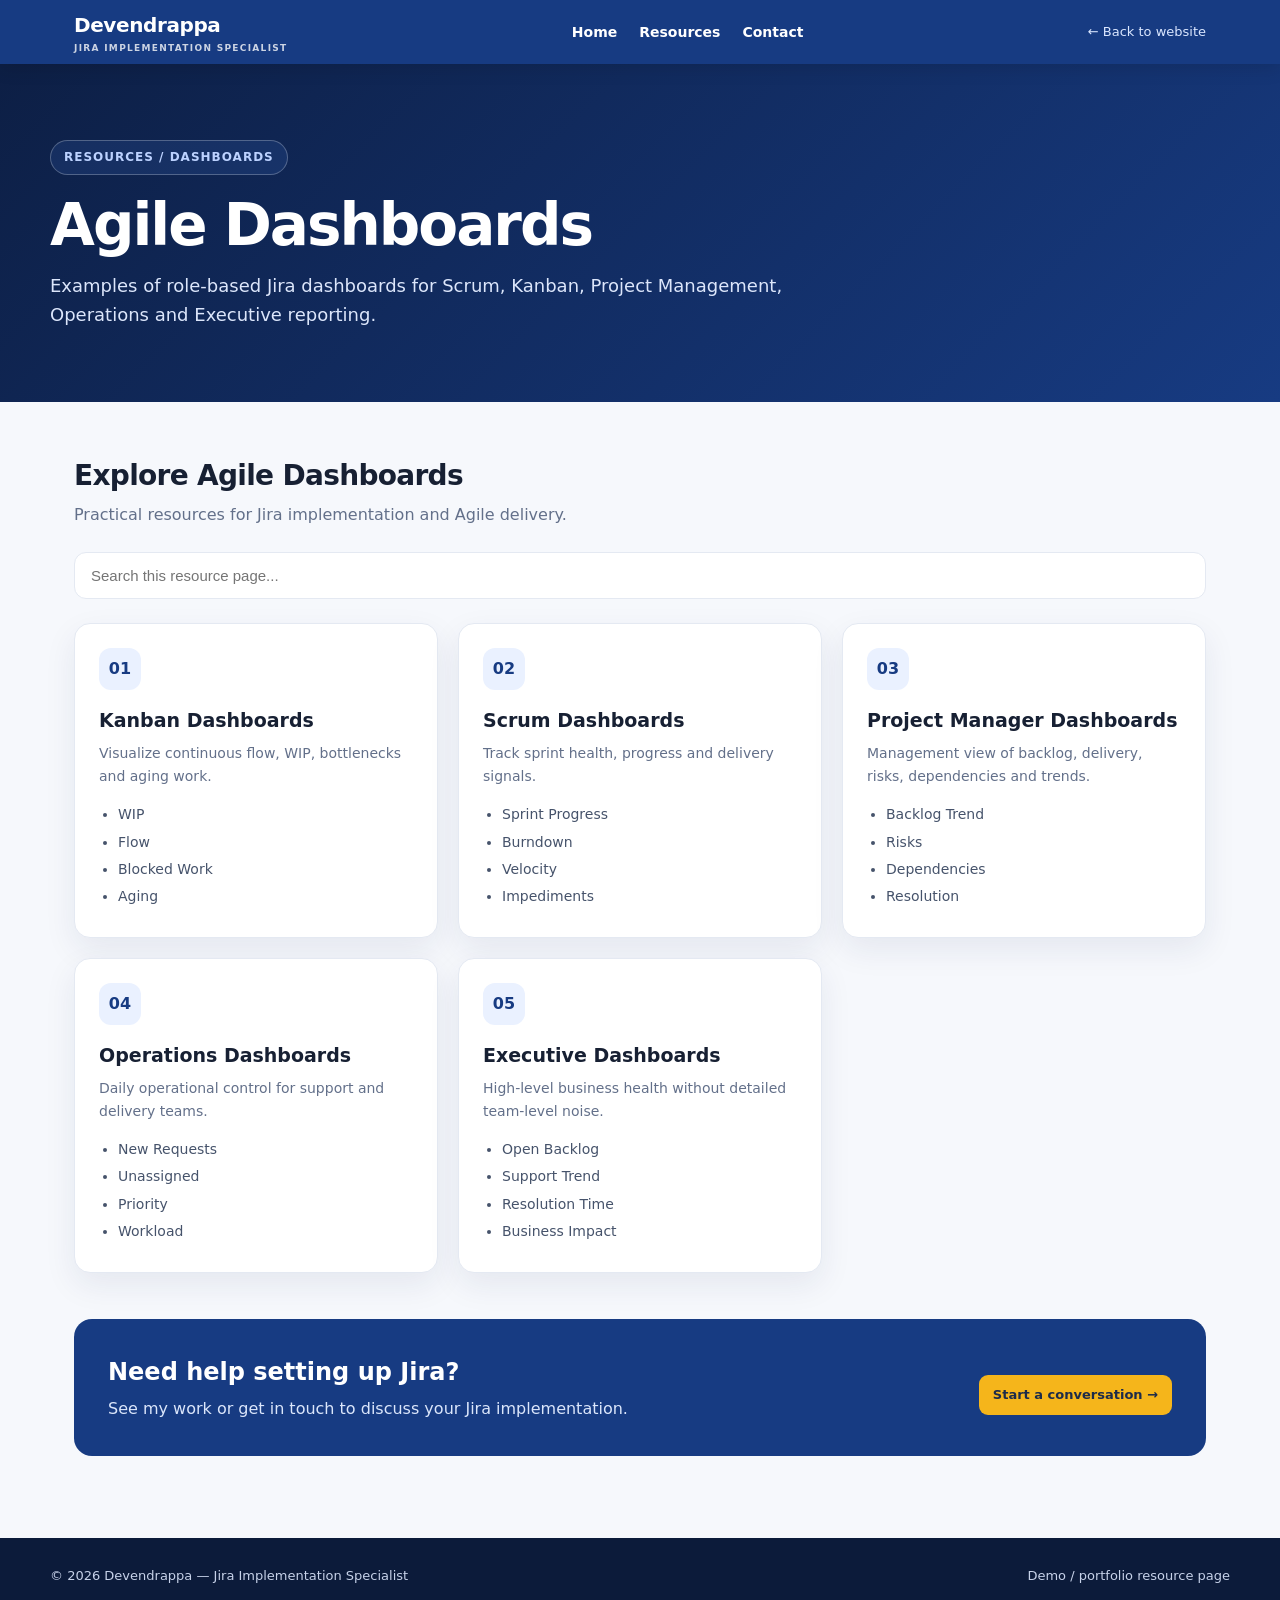
<file: resources/agile-dashboards.html>
<!doctype html>
<html lang="en">
<head>
<meta charset="utf-8">
<meta name="viewport" content="width=device-width,initial-scale=1">
<title>Agile Dashboards | Devendrappa</title>
<meta name="description" content="Examples of role-based Jira dashboards for Scrum, Kanban, Project Management, Operations and Executive reporting.">
<link rel="stylesheet" href="assets/resources.css">
</head>
<body>

<header class="site-header">
  <nav class="nav">
    <a class="brand" href="../index.html">Devendrappa<small>JIRA IMPLEMENTATION SPECIALIST</small></a>
    <div class="nav-links">
      <a href="../index.html">Home</a>
      <a href="../index.html#resources">Resources</a>
      <a href="../index.html#contact">Contact</a>
    </div>
    <a class="back" href="../index.html">← Back to website</a>
  </nav>
</header>

<section class="hero"><div class="hero-inner">
<span class="kicker">Resources / Dashboards</span>
<h1>Agile Dashboards</h1>
<p>Examples of role-based Jira dashboards for Scrum, Kanban, Project Management, Operations and Executive reporting.</p>
</div></section>
<main class="container">
<div class="section-head"><div><h2>Explore Agile Dashboards</h2><p>Practical resources for Jira implementation and Agile delivery.</p></div></div>
<input class="search" data-search placeholder="Search this resource page..."><div class="grid"><article class="card" data-searchable><div class="icon">01</div><h3>Kanban Dashboards</h3><p>Visualize continuous flow, WIP, bottlenecks and aging work.</p><ul><li>WIP</li><li>Flow</li><li>Blocked Work</li><li>Aging</li></ul></article><article class="card" data-searchable><div class="icon">02</div><h3>Scrum Dashboards</h3><p>Track sprint health, progress and delivery signals.</p><ul><li>Sprint Progress</li><li>Burndown</li><li>Velocity</li><li>Impediments</li></ul></article><article class="card" data-searchable><div class="icon">03</div><h3>Project Manager Dashboards</h3><p>Management view of backlog, delivery, risks, dependencies and trends.</p><ul><li>Backlog Trend</li><li>Risks</li><li>Dependencies</li><li>Resolution</li></ul></article><article class="card" data-searchable><div class="icon">04</div><h3>Operations Dashboards</h3><p>Daily operational control for support and delivery teams.</p><ul><li>New Requests</li><li>Unassigned</li><li>Priority</li><li>Workload</li></ul></article><article class="card" data-searchable><div class="icon">05</div><h3>Executive Dashboards</h3><p>High-level business health without detailed team-level noise.</p><ul><li>Open Backlog</li><li>Support Trend</li><li>Resolution Time</li><li>Business Impact</li></ul></article></div>
<div class="cta"><div><h2 style="margin:0">Need help setting up Jira?</h2><p>See my work or get in touch to discuss your Jira implementation.</p></div><a class="btn" href="../index.html#contact">Start a conversation →</a></div>
</main>

<footer><div class="footer-inner">
  <div>© 2026 Devendrappa — Jira Implementation Specialist</div>
  <div>Demo / portfolio resource page</div>
</div></footer>

<script src="assets/resources.js"></script>
<script data-jsd-embedded data-key="44a8ebc1-0012-465c-b2c7-edc29447e795" data-base-url="https://jsd-widget.atlassian.com" src="https://jsd-widget.atlassian.com/assets/embed.js"></script>
</body></html>
</file>
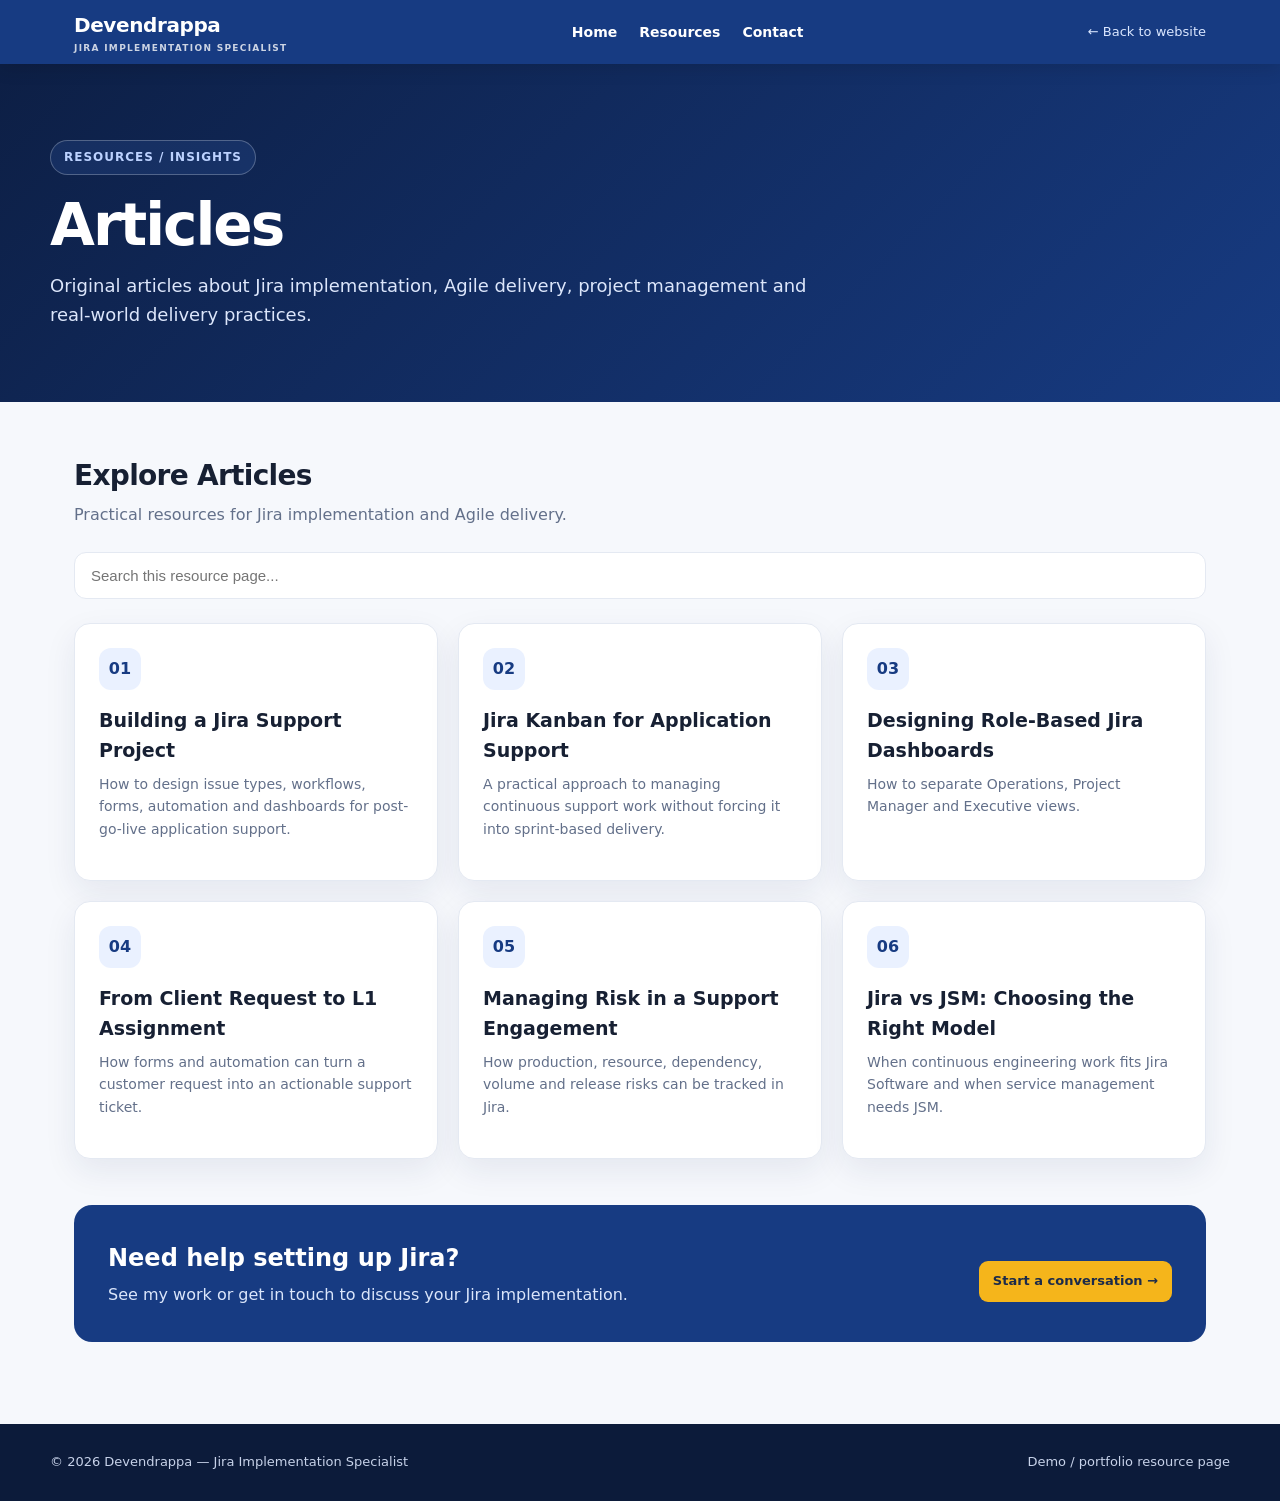
<file: resources/articles.html>
<!doctype html>
<html lang="en">
<head>
<meta charset="utf-8">
<meta name="viewport" content="width=device-width,initial-scale=1">
<title>Articles | Devendrappa</title>
<meta name="description" content="Original articles about Jira implementation, Agile delivery, project management and real-world delivery practices.">
<link rel="stylesheet" href="assets/resources.css">
</head>
<body>

<header class="site-header">
  <nav class="nav">
    <a class="brand" href="../index.html">Devendrappa<small>JIRA IMPLEMENTATION SPECIALIST</small></a>
    <div class="nav-links">
      <a href="../index.html">Home</a>
      <a href="../index.html#resources">Resources</a>
      <a href="../index.html#contact">Contact</a>
    </div>
    <a class="back" href="../index.html">← Back to website</a>
  </nav>
</header>

<section class="hero"><div class="hero-inner">
<span class="kicker">Resources / Insights</span>
<h1>Articles</h1>
<p>Original articles about Jira implementation, Agile delivery, project management and real-world delivery practices.</p>
</div></section>
<main class="container">
<div class="section-head"><div><h2>Explore Articles</h2><p>Practical resources for Jira implementation and Agile delivery.</p></div></div>
<input class="search" data-search placeholder="Search this resource page..."><div class="grid"><article class="card" data-searchable><div class="icon">01</div><h3>Building a Jira Support Project</h3><p>How to design issue types, workflows, forms, automation and dashboards for post-go-live application support.</p></article><article class="card" data-searchable><div class="icon">02</div><h3>Jira Kanban for Application Support</h3><p>A practical approach to managing continuous support work without forcing it into sprint-based delivery.</p></article><article class="card" data-searchable><div class="icon">03</div><h3>Designing Role-Based Jira Dashboards</h3><p>How to separate Operations, Project Manager and Executive views.</p></article><article class="card" data-searchable><div class="icon">04</div><h3>From Client Request to L1 Assignment</h3><p>How forms and automation can turn a customer request into an actionable support ticket.</p></article><article class="card" data-searchable><div class="icon">05</div><h3>Managing Risk in a Support Engagement</h3><p>How production, resource, dependency, volume and release risks can be tracked in Jira.</p></article><article class="card" data-searchable><div class="icon">06</div><h3>Jira vs JSM: Choosing the Right Model</h3><p>When continuous engineering work fits Jira Software and when service management needs JSM.</p></article></div>
<div class="cta"><div><h2 style="margin:0">Need help setting up Jira?</h2><p>See my work or get in touch to discuss your Jira implementation.</p></div><a class="btn" href="../index.html#contact">Start a conversation →</a></div>
</main>

<footer><div class="footer-inner">
  <div>© 2026 Devendrappa — Jira Implementation Specialist</div>
  <div>Demo / portfolio resource page</div>
</div></footer>

<script src="assets/resources.js"></script>
<script data-jsd-embedded data-key="44a8ebc1-0012-465c-b2c7-edc29447e795" data-base-url="https://jsd-widget.atlassian.com" src="https://jsd-widget.atlassian.com/assets/embed.js"></script>
</body></html>
</file>
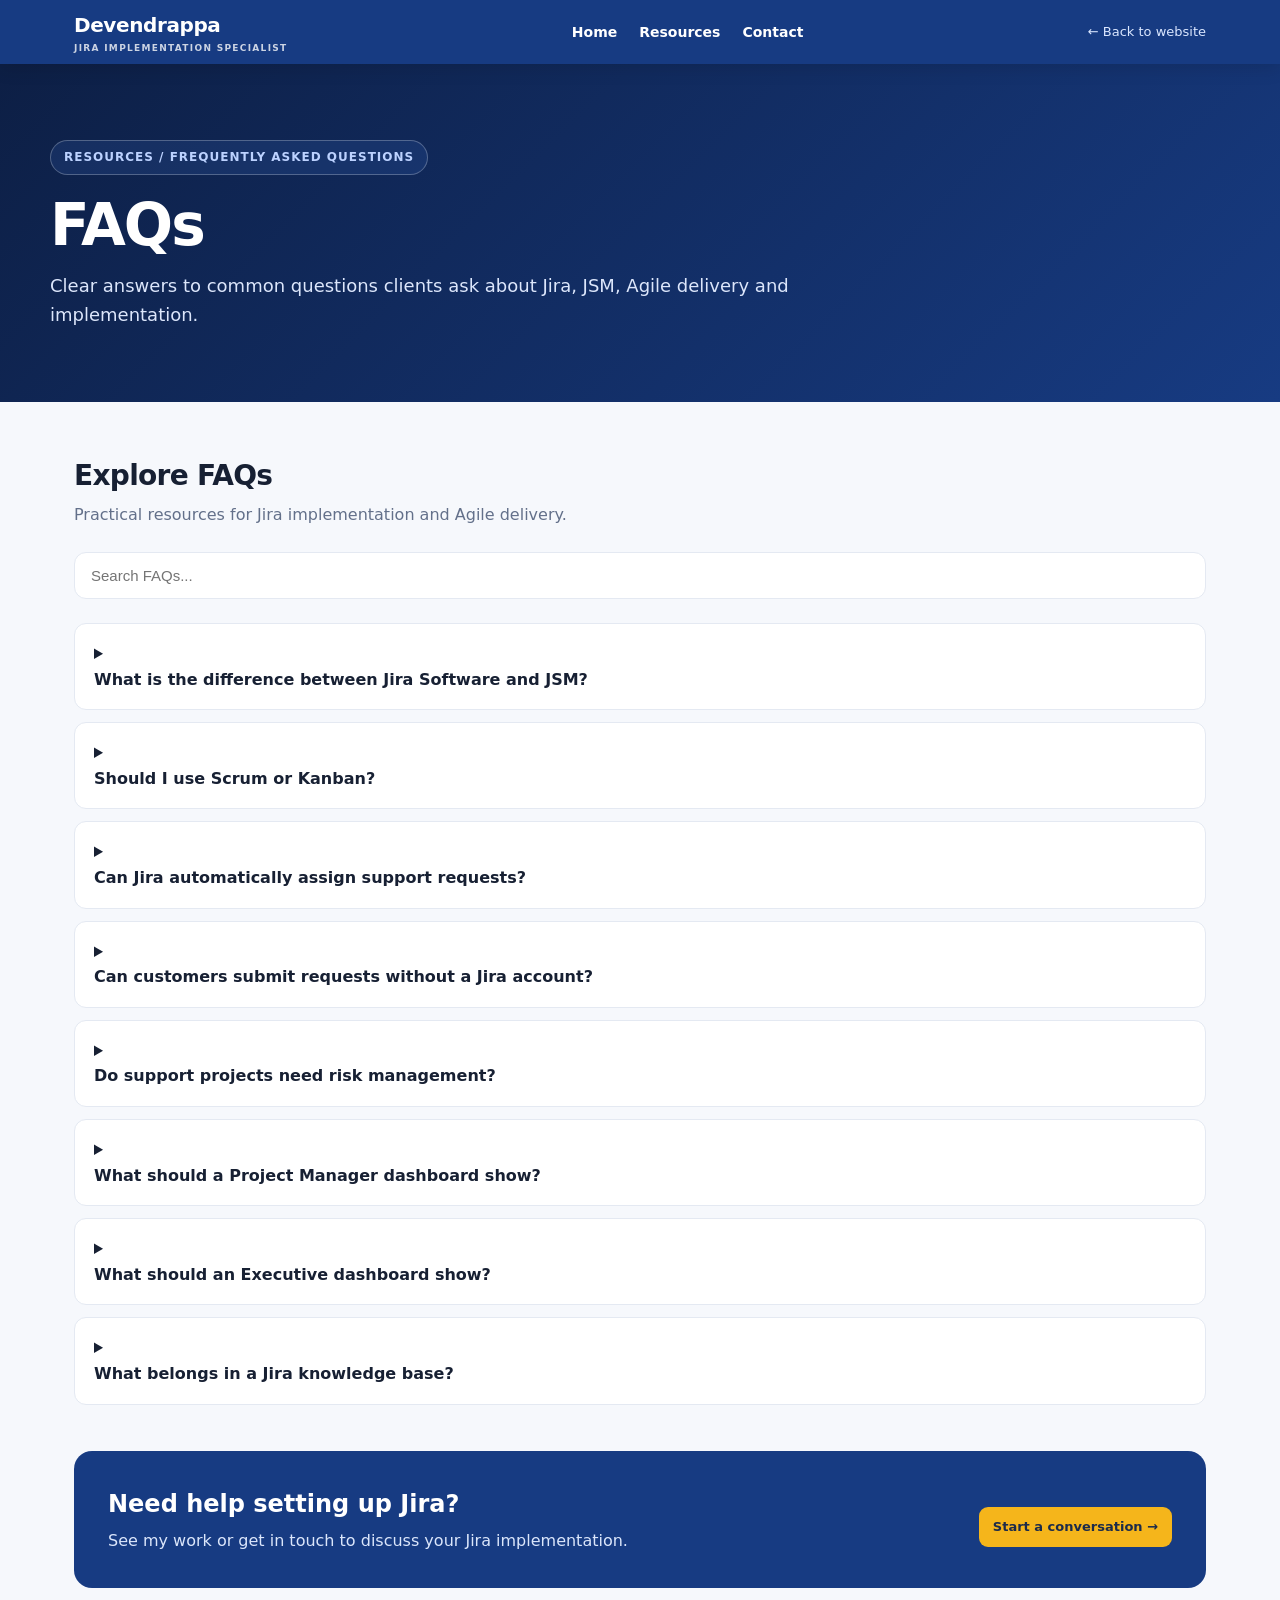
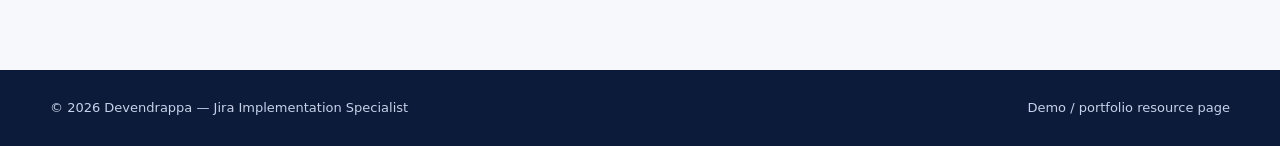
<file: resources/faqs.html>
<!doctype html>
<html lang="en">
<head>
<meta charset="utf-8">
<meta name="viewport" content="width=device-width,initial-scale=1">
<title>FAQs | Devendrappa</title>
<meta name="description" content="Clear answers to common questions clients ask about Jira, JSM, Agile delivery and implementation.">
<link rel="stylesheet" href="assets/resources.css">
</head>
<body>

<header class="site-header">
  <nav class="nav">
    <a class="brand" href="../index.html">Devendrappa<small>JIRA IMPLEMENTATION SPECIALIST</small></a>
    <div class="nav-links">
      <a href="../index.html">Home</a>
      <a href="../index.html#resources">Resources</a>
      <a href="../index.html#contact">Contact</a>
    </div>
    <a class="back" href="../index.html">← Back to website</a>
  </nav>
</header>

<section class="hero"><div class="hero-inner">
<span class="kicker">Resources / Frequently Asked Questions</span>
<h1>FAQs</h1>
<p>Clear answers to common questions clients ask about Jira, JSM, Agile delivery and implementation.</p>
</div></section>
<main class="container">
<div class="section-head"><div><h2>Explore FAQs</h2><p>Practical resources for Jira implementation and Agile delivery.</p></div></div>
<input class="search" data-search placeholder="Search FAQs..."><div class="resource-list"><details class="resource" data-searchable><summary><strong>What is the difference between Jira Software and JSM?</strong></summary><div style="padding-top:10px;color:#63708a;font-size:14px">Jira Software is commonly used for software and delivery work, while Jira Service Management is designed around service requests, incidents, customer portals, queues and SLAs.</div></details><details class="resource" data-searchable><summary><strong>Should I use Scrum or Kanban?</strong></summary><div style="padding-top:10px;color:#63708a;font-size:14px">Use the delivery model that matches the work. Scrum fits planned, time-boxed increments; Kanban fits continuous flow and variable incoming work.</div></details><details class="resource" data-searchable><summary><strong>Can Jira automatically assign support requests?</strong></summary><div style="padding-top:10px;color:#63708a;font-size:14px">Yes. Jira automation can assign newly created work items to an internal support owner and notify relevant stakeholders.</div></details><details class="resource" data-searchable><summary><strong>Can customers submit requests without a Jira account?</strong></summary><div style="padding-top:10px;color:#63708a;font-size:14px">With an appropriately configured public JSM/form experience, customers can submit requests without needing a Jira user account.</div></details><details class="resource" data-searchable><summary><strong>Do support projects need risk management?</strong></summary><div style="padding-top:10px;color:#63708a;font-size:14px">Yes. Support and AMS engagements can track resource, production, dependency, knowledge, volume, release and service risks.</div></details><details class="resource" data-searchable><summary><strong>What should a Project Manager dashboard show?</strong></summary><div style="padding-top:10px;color:#63708a;font-size:14px">Typically backlog trend, resolution performance, work distribution, business impact, risks, dependencies and other management-level indicators.</div></details><details class="resource" data-searchable><summary><strong>What should an Executive dashboard show?</strong></summary><div style="padding-top:10px;color:#63708a;font-size:14px">Keep it high-level: open backlog, support trend, resolution time, business impact, environment impact and critical issues.</div></details><details class="resource" data-searchable><summary><strong>What belongs in a Jira knowledge base?</strong></summary><div style="padding-top:10px;color:#63708a;font-size:14px">Self-service answers, troubleshooting steps, FAQs, how-to articles, known issues and operational guidance that customers or teams can reuse.</div></details></div>
<div class="cta"><div><h2 style="margin:0">Need help setting up Jira?</h2><p>See my work or get in touch to discuss your Jira implementation.</p></div><a class="btn" href="../index.html#contact">Start a conversation →</a></div>
</main>

<footer><div class="footer-inner">
  <div>© 2026 Devendrappa — Jira Implementation Specialist</div>
  <div>Demo / portfolio resource page</div>
</div></footer>

<script src="assets/resources.js"></script>
<script data-jsd-embedded data-key="44a8ebc1-0012-465c-b2c7-edc29447e795" data-base-url="https://jsd-widget.atlassian.com" src="https://jsd-widget.atlassian.com/assets/embed.js"></script>
</body></html>
</file>
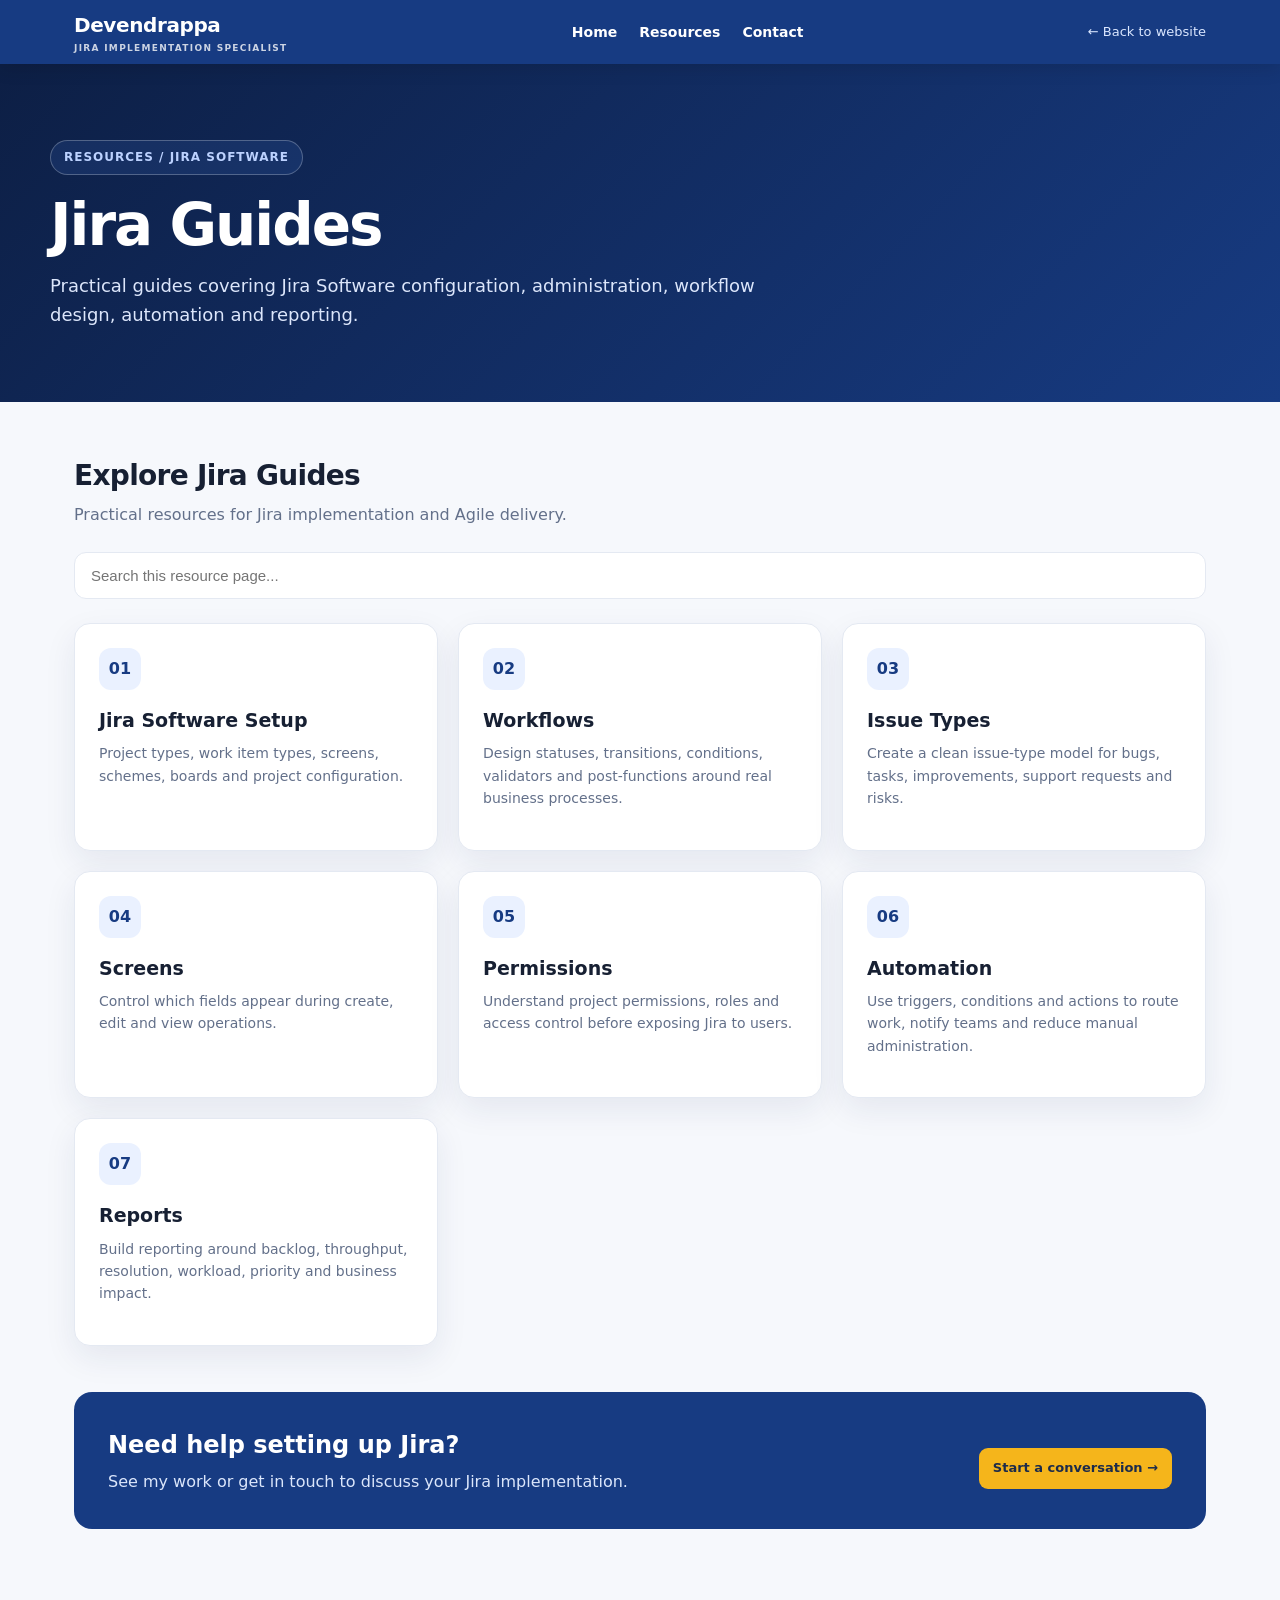
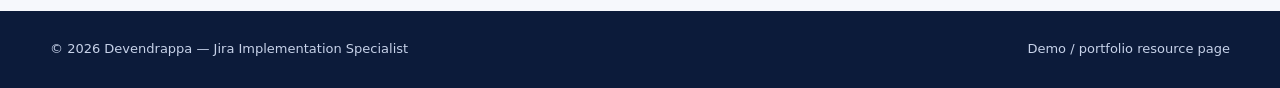
<file: resources/jira-guides.html>
<!doctype html>
<html lang="en">
<head>
<meta charset="utf-8">
<meta name="viewport" content="width=device-width,initial-scale=1">
<title>Jira Guides | Devendrappa</title>
<meta name="description" content="Practical guides covering Jira Software configuration, administration, workflow design, automation and reporting.">
<link rel="stylesheet" href="assets/resources.css">
</head>
<body>

<header class="site-header">
  <nav class="nav">
    <a class="brand" href="../index.html">Devendrappa<small>JIRA IMPLEMENTATION SPECIALIST</small></a>
    <div class="nav-links">
      <a href="../index.html">Home</a>
      <a href="../index.html#resources">Resources</a>
      <a href="../index.html#contact">Contact</a>
    </div>
    <a class="back" href="../index.html">← Back to website</a>
  </nav>
</header>

<section class="hero"><div class="hero-inner">
<span class="kicker">Resources / Jira Software</span>
<h1>Jira Guides</h1>
<p>Practical guides covering Jira Software configuration, administration, workflow design, automation and reporting.</p>
</div></section>
<main class="container">
<div class="section-head"><div><h2>Explore Jira Guides</h2><p>Practical resources for Jira implementation and Agile delivery.</p></div></div>
<input class="search" data-search placeholder="Search this resource page..."><div class="grid"><article class="card" data-searchable><div class="icon">01</div><h3>Jira Software Setup</h3><p>Project types, work item types, screens, schemes, boards and project configuration.</p></article><article class="card" data-searchable><div class="icon">02</div><h3>Workflows</h3><p>Design statuses, transitions, conditions, validators and post-functions around real business processes.</p></article><article class="card" data-searchable><div class="icon">03</div><h3>Issue Types</h3><p>Create a clean issue-type model for bugs, tasks, improvements, support requests and risks.</p></article><article class="card" data-searchable><div class="icon">04</div><h3>Screens</h3><p>Control which fields appear during create, edit and view operations.</p></article><article class="card" data-searchable><div class="icon">05</div><h3>Permissions</h3><p>Understand project permissions, roles and access control before exposing Jira to users.</p></article><article class="card" data-searchable><div class="icon">06</div><h3>Automation</h3><p>Use triggers, conditions and actions to route work, notify teams and reduce manual administration.</p></article><article class="card" data-searchable><div class="icon">07</div><h3>Reports</h3><p>Build reporting around backlog, throughput, resolution, workload, priority and business impact.</p></article></div>
<div class="cta"><div><h2 style="margin:0">Need help setting up Jira?</h2><p>See my work or get in touch to discuss your Jira implementation.</p></div><a class="btn" href="../index.html#contact">Start a conversation →</a></div>
</main>

<footer><div class="footer-inner">
  <div>© 2026 Devendrappa — Jira Implementation Specialist</div>
  <div>Demo / portfolio resource page</div>
</div></footer>

<script src="assets/resources.js"></script>
<script data-jsd-embedded data-key="44a8ebc1-0012-465c-b2c7-edc29447e795" data-base-url="https://jsd-widget.atlassian.com" src="https://jsd-widget.atlassian.com/assets/embed.js"></script>
</body></html>
</file>
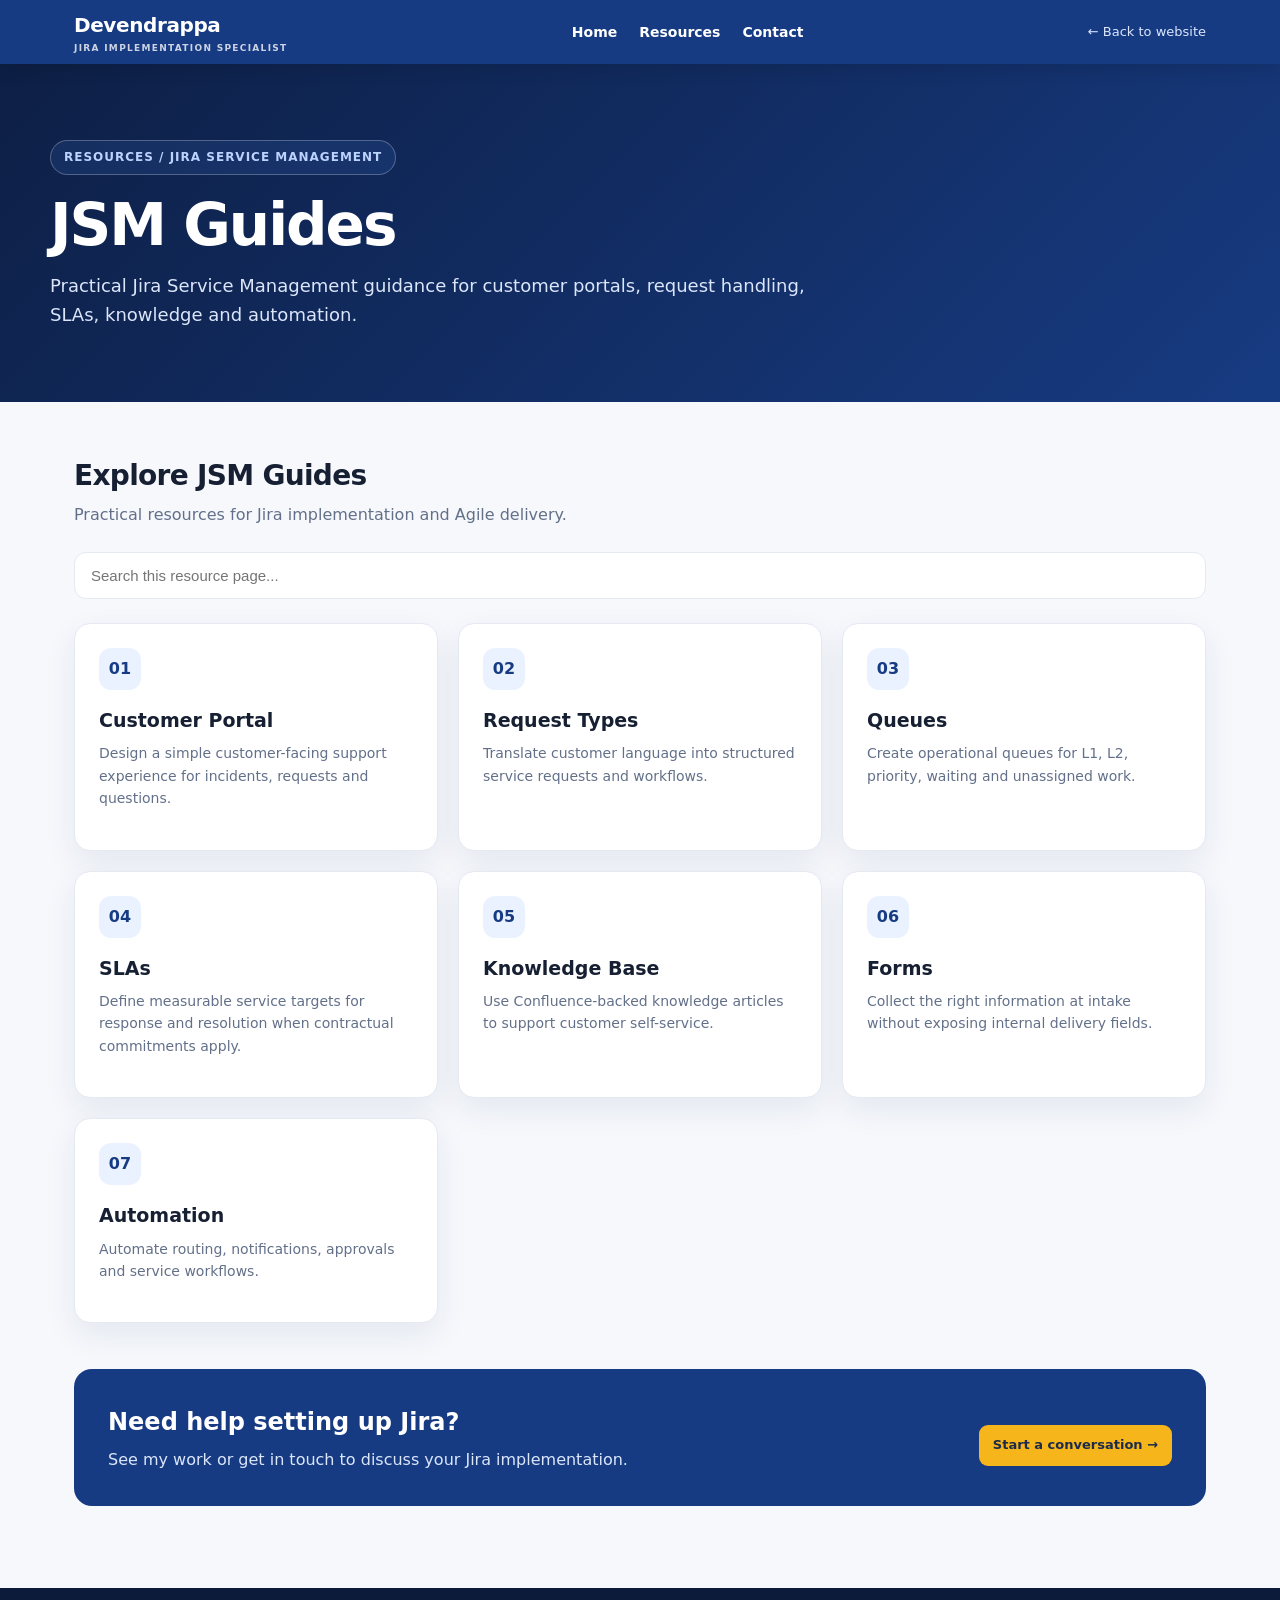
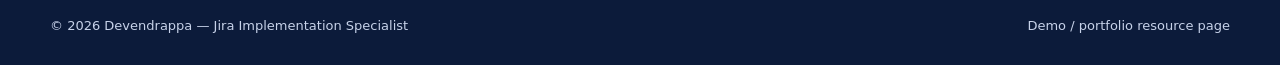
<file: resources/jsm-guides.html>
<!doctype html>
<html lang="en">
<head>
<meta charset="utf-8">
<meta name="viewport" content="width=device-width,initial-scale=1">
<title>JSM Guides | Devendrappa</title>
<meta name="description" content="Practical Jira Service Management guidance for customer portals, request handling, SLAs, knowledge and automation.">
<link rel="stylesheet" href="assets/resources.css">
</head>
<body>

<header class="site-header">
  <nav class="nav">
    <a class="brand" href="../index.html">Devendrappa<small>JIRA IMPLEMENTATION SPECIALIST</small></a>
    <div class="nav-links">
      <a href="../index.html">Home</a>
      <a href="../index.html#resources">Resources</a>
      <a href="../index.html#contact">Contact</a>
    </div>
    <a class="back" href="../index.html">← Back to website</a>
  </nav>
</header>

<section class="hero"><div class="hero-inner">
<span class="kicker">Resources / Jira Service Management</span>
<h1>JSM Guides</h1>
<p>Practical Jira Service Management guidance for customer portals, request handling, SLAs, knowledge and automation.</p>
</div></section>
<main class="container">
<div class="section-head"><div><h2>Explore JSM Guides</h2><p>Practical resources for Jira implementation and Agile delivery.</p></div></div>
<input class="search" data-search placeholder="Search this resource page..."><div class="grid"><article class="card" data-searchable><div class="icon">01</div><h3>Customer Portal</h3><p>Design a simple customer-facing support experience for incidents, requests and questions.</p></article><article class="card" data-searchable><div class="icon">02</div><h3>Request Types</h3><p>Translate customer language into structured service requests and workflows.</p></article><article class="card" data-searchable><div class="icon">03</div><h3>Queues</h3><p>Create operational queues for L1, L2, priority, waiting and unassigned work.</p></article><article class="card" data-searchable><div class="icon">04</div><h3>SLAs</h3><p>Define measurable service targets for response and resolution when contractual commitments apply.</p></article><article class="card" data-searchable><div class="icon">05</div><h3>Knowledge Base</h3><p>Use Confluence-backed knowledge articles to support customer self-service.</p></article><article class="card" data-searchable><div class="icon">06</div><h3>Forms</h3><p>Collect the right information at intake without exposing internal delivery fields.</p></article><article class="card" data-searchable><div class="icon">07</div><h3>Automation</h3><p>Automate routing, notifications, approvals and service workflows.</p></article></div>
<div class="cta"><div><h2 style="margin:0">Need help setting up Jira?</h2><p>See my work or get in touch to discuss your Jira implementation.</p></div><a class="btn" href="../index.html#contact">Start a conversation →</a></div>
</main>

<footer><div class="footer-inner">
  <div>© 2026 Devendrappa — Jira Implementation Specialist</div>
  <div>Demo / portfolio resource page</div>
</div></footer>

<script src="assets/resources.js"></script>
<script data-jsd-embedded data-key="44a8ebc1-0012-465c-b2c7-edc29447e795" data-base-url="https://jsd-widget.atlassian.com" src="https://jsd-widget.atlassian.com/assets/embed.js"></script>
</body></html>
</file>
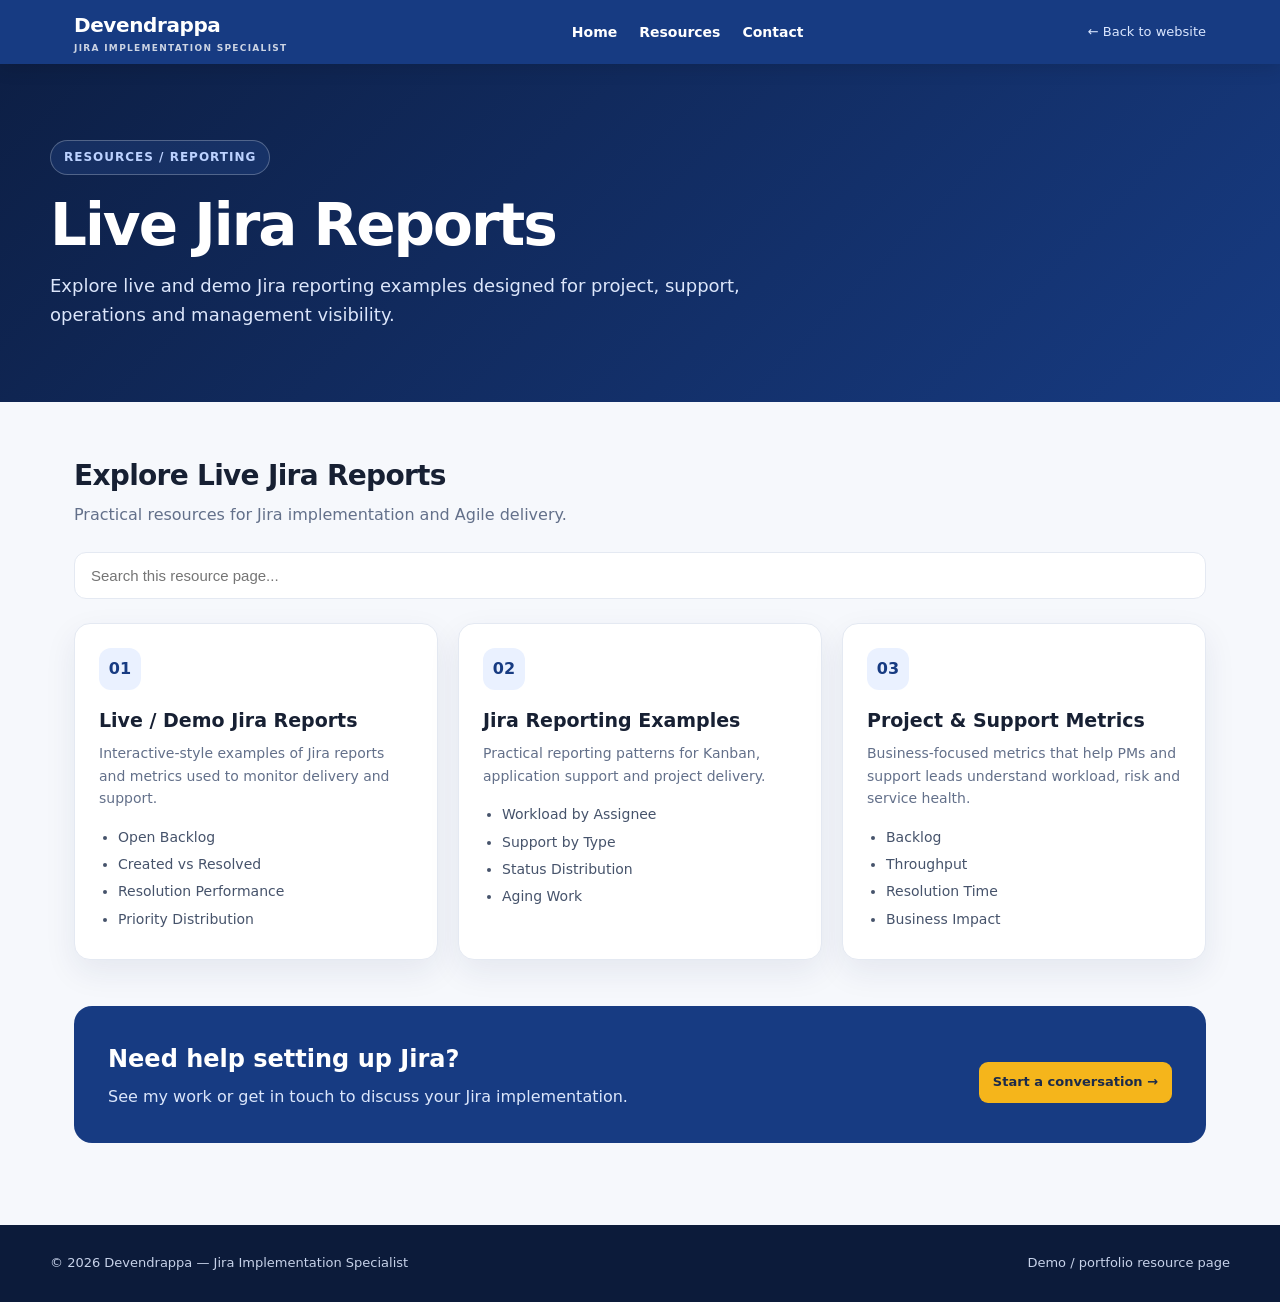
<file: resources/live-jira-reports.html>
<!doctype html>
<html lang="en">
<head>
<meta charset="utf-8">
<meta name="viewport" content="width=device-width,initial-scale=1">
<title>Live Jira Reports | Devendrappa</title>
<meta name="description" content="Explore live and demo Jira reporting examples designed for project, support, operations and management visibility.">
<link rel="stylesheet" href="assets/resources.css">
</head>
<body>

<header class="site-header">
  <nav class="nav">
    <a class="brand" href="../index.html">Devendrappa<small>JIRA IMPLEMENTATION SPECIALIST</small></a>
    <div class="nav-links">
      <a href="../index.html">Home</a>
      <a href="../index.html#resources">Resources</a>
      <a href="../index.html#contact">Contact</a>
    </div>
    <a class="back" href="../index.html">← Back to website</a>
  </nav>
</header>

<section class="hero"><div class="hero-inner">
<span class="kicker">Resources / Reporting</span>
<h1>Live Jira Reports</h1>
<p>Explore live and demo Jira reporting examples designed for project, support, operations and management visibility.</p>
</div></section>
<main class="container">
<div class="section-head"><div><h2>Explore Live Jira Reports</h2><p>Practical resources for Jira implementation and Agile delivery.</p></div></div>
<input class="search" data-search placeholder="Search this resource page..."><div class="grid"><article class="card" data-searchable><div class="icon">01</div><h3>Live / Demo Jira Reports</h3><p>Interactive-style examples of Jira reports and metrics used to monitor delivery and support.</p><ul><li>Open Backlog</li><li>Created vs Resolved</li><li>Resolution Performance</li><li>Priority Distribution</li></ul></article><article class="card" data-searchable><div class="icon">02</div><h3>Jira Reporting Examples</h3><p>Practical reporting patterns for Kanban, application support and project delivery.</p><ul><li>Workload by Assignee</li><li>Support by Type</li><li>Status Distribution</li><li>Aging Work</li></ul></article><article class="card" data-searchable><div class="icon">03</div><h3>Project & Support Metrics</h3><p>Business-focused metrics that help PMs and support leads understand workload, risk and service health.</p><ul><li>Backlog</li><li>Throughput</li><li>Resolution Time</li><li>Business Impact</li></ul></article></div>
<div class="cta"><div><h2 style="margin:0">Need help setting up Jira?</h2><p>See my work or get in touch to discuss your Jira implementation.</p></div><a class="btn" href="../index.html#contact">Start a conversation →</a></div>
</main>

<footer><div class="footer-inner">
  <div>© 2026 Devendrappa — Jira Implementation Specialist</div>
  <div>Demo / portfolio resource page</div>
</div></footer>

<script src="assets/resources.js"></script>
<script data-jsd-embedded data-key="44a8ebc1-0012-465c-b2c7-edc29447e795" data-base-url="https://jsd-widget.atlassian.com" src="https://jsd-widget.atlassian.com/assets/embed.js"></script>
</body></html>
</file>
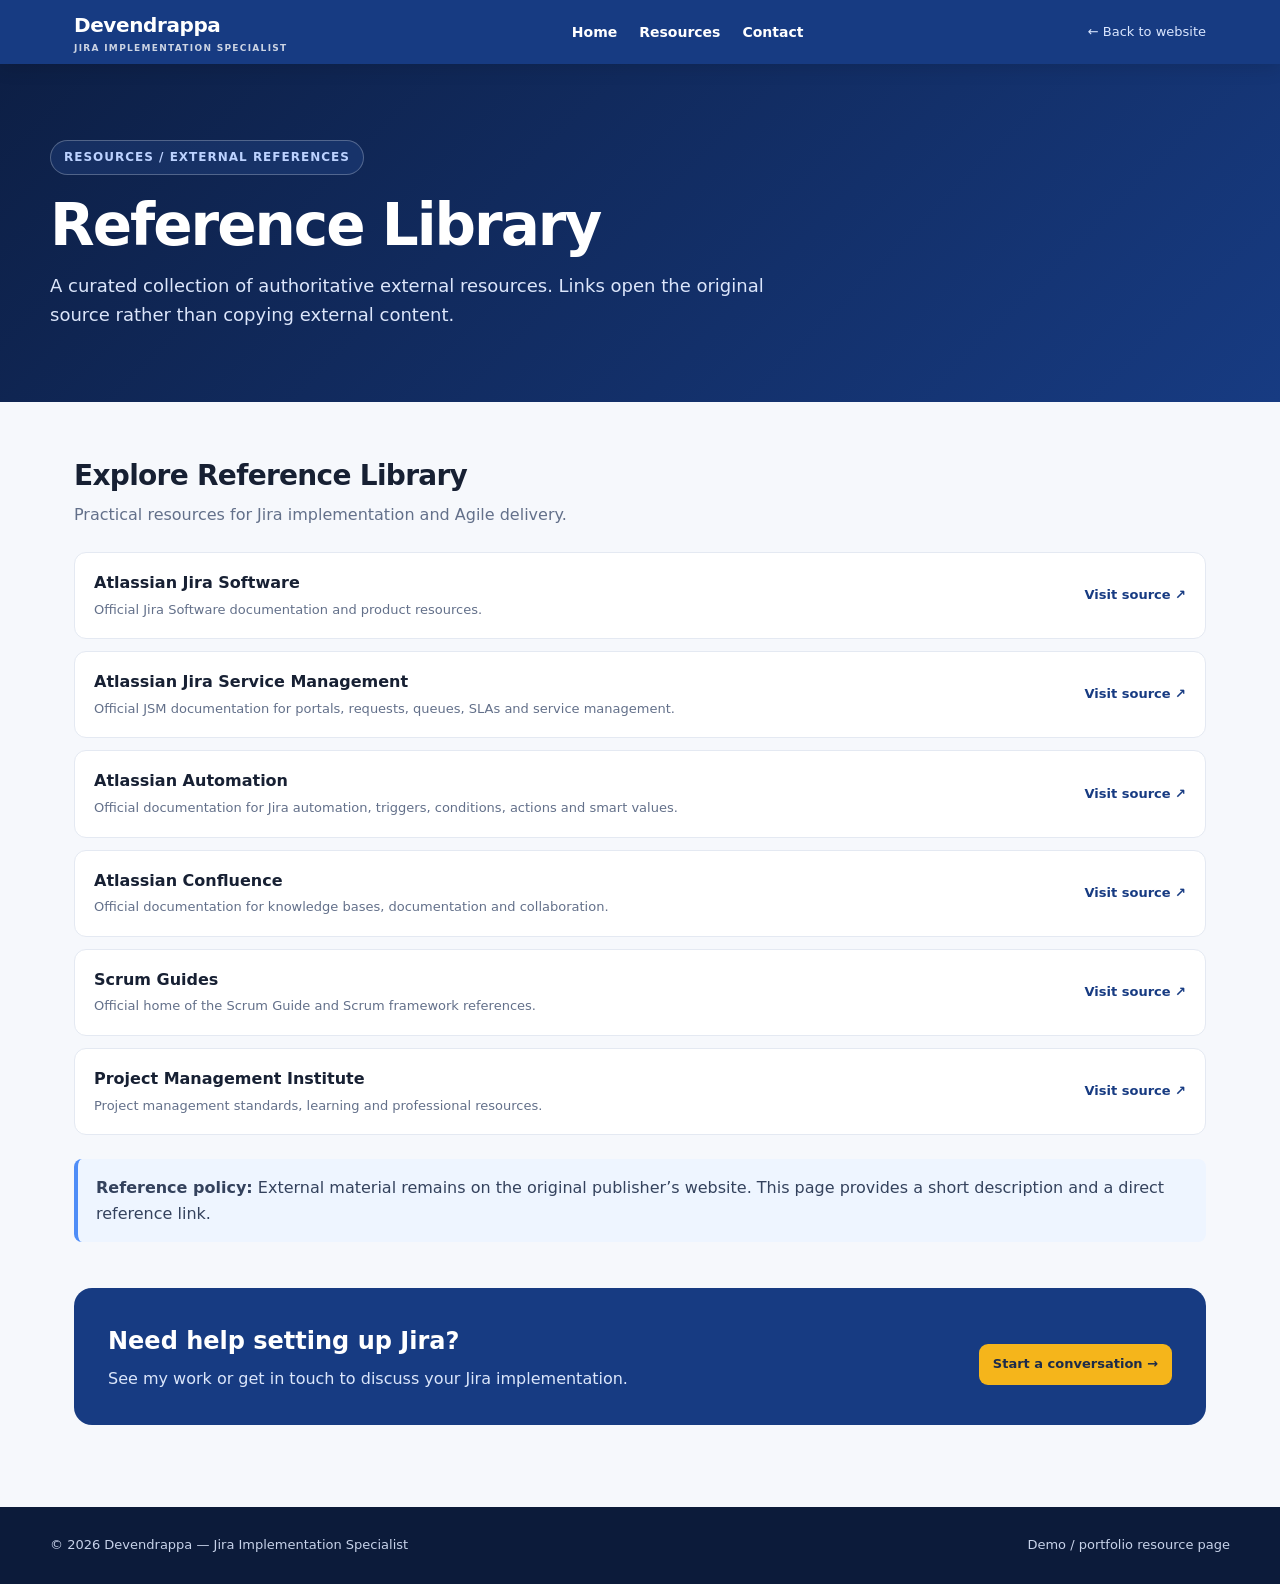
<file: resources/reference-library.html>
<!doctype html>
<html lang="en">
<head>
<meta charset="utf-8">
<meta name="viewport" content="width=device-width,initial-scale=1">
<title>Reference Library | Devendrappa</title>
<meta name="description" content="A curated collection of authoritative external resources. Links open the original source rather than copying external content.">
<link rel="stylesheet" href="assets/resources.css">
</head>
<body>

<header class="site-header">
  <nav class="nav">
    <a class="brand" href="../index.html">Devendrappa<small>JIRA IMPLEMENTATION SPECIALIST</small></a>
    <div class="nav-links">
      <a href="../index.html">Home</a>
      <a href="../index.html#resources">Resources</a>
      <a href="../index.html#contact">Contact</a>
    </div>
    <a class="back" href="../index.html">← Back to website</a>
  </nav>
</header>

<section class="hero"><div class="hero-inner">
<span class="kicker">Resources / External References</span>
<h1>Reference Library</h1>
<p>A curated collection of authoritative external resources. Links open the original source rather than copying external content.</p>
</div></section>
<main class="container">
<div class="section-head"><div><h2>Explore Reference Library</h2><p>Practical resources for Jira implementation and Agile delivery.</p></div></div>
<div class="resource-list"><div class="resource" data-searchable><div><strong>Atlassian Jira Software</strong><span>Official Jira Software documentation and product resources.</span></div><a href="https://support.atlassian.com/jira-software-cloud/" target="_blank" rel="noopener">Visit source ↗</a></div><div class="resource" data-searchable><div><strong>Atlassian Jira Service Management</strong><span>Official JSM documentation for portals, requests, queues, SLAs and service management.</span></div><a href="https://support.atlassian.com/jira-service-management-cloud/" target="_blank" rel="noopener">Visit source ↗</a></div><div class="resource" data-searchable><div><strong>Atlassian Automation</strong><span>Official documentation for Jira automation, triggers, conditions, actions and smart values.</span></div><a href="https://support.atlassian.com/cloud-automation/docs/" target="_blank" rel="noopener">Visit source ↗</a></div><div class="resource" data-searchable><div><strong>Atlassian Confluence</strong><span>Official documentation for knowledge bases, documentation and collaboration.</span></div><a href="https://support.atlassian.com/confluence/" target="_blank" rel="noopener">Visit source ↗</a></div><div class="resource" data-searchable><div><strong>Scrum Guides</strong><span>Official home of the Scrum Guide and Scrum framework references.</span></div><a href="https://scrumguides.org/" target="_blank" rel="noopener">Visit source ↗</a></div><div class="resource" data-searchable><div><strong>Project Management Institute</strong><span>Project management standards, learning and professional resources.</span></div><a href="https://www.pmi.org/" target="_blank" rel="noopener">Visit source ↗</a></div></div><div class="notice"><strong>Reference policy:</strong> External material remains on the original publisher’s website. This page provides a short description and a direct reference link.</div>
<div class="cta"><div><h2 style="margin:0">Need help setting up Jira?</h2><p>See my work or get in touch to discuss your Jira implementation.</p></div><a class="btn" href="../index.html#contact">Start a conversation →</a></div>
</main>

<footer><div class="footer-inner">
  <div>© 2026 Devendrappa — Jira Implementation Specialist</div>
  <div>Demo / portfolio resource page</div>
</div></footer>

<script src="assets/resources.js"></script>
<script data-jsd-embedded data-key="44a8ebc1-0012-465c-b2c7-edc29447e795" data-base-url="https://jsd-widget.atlassian.com" src="https://jsd-widget.atlassian.com/assets/embed.js"></script>
</body></html>
</file>
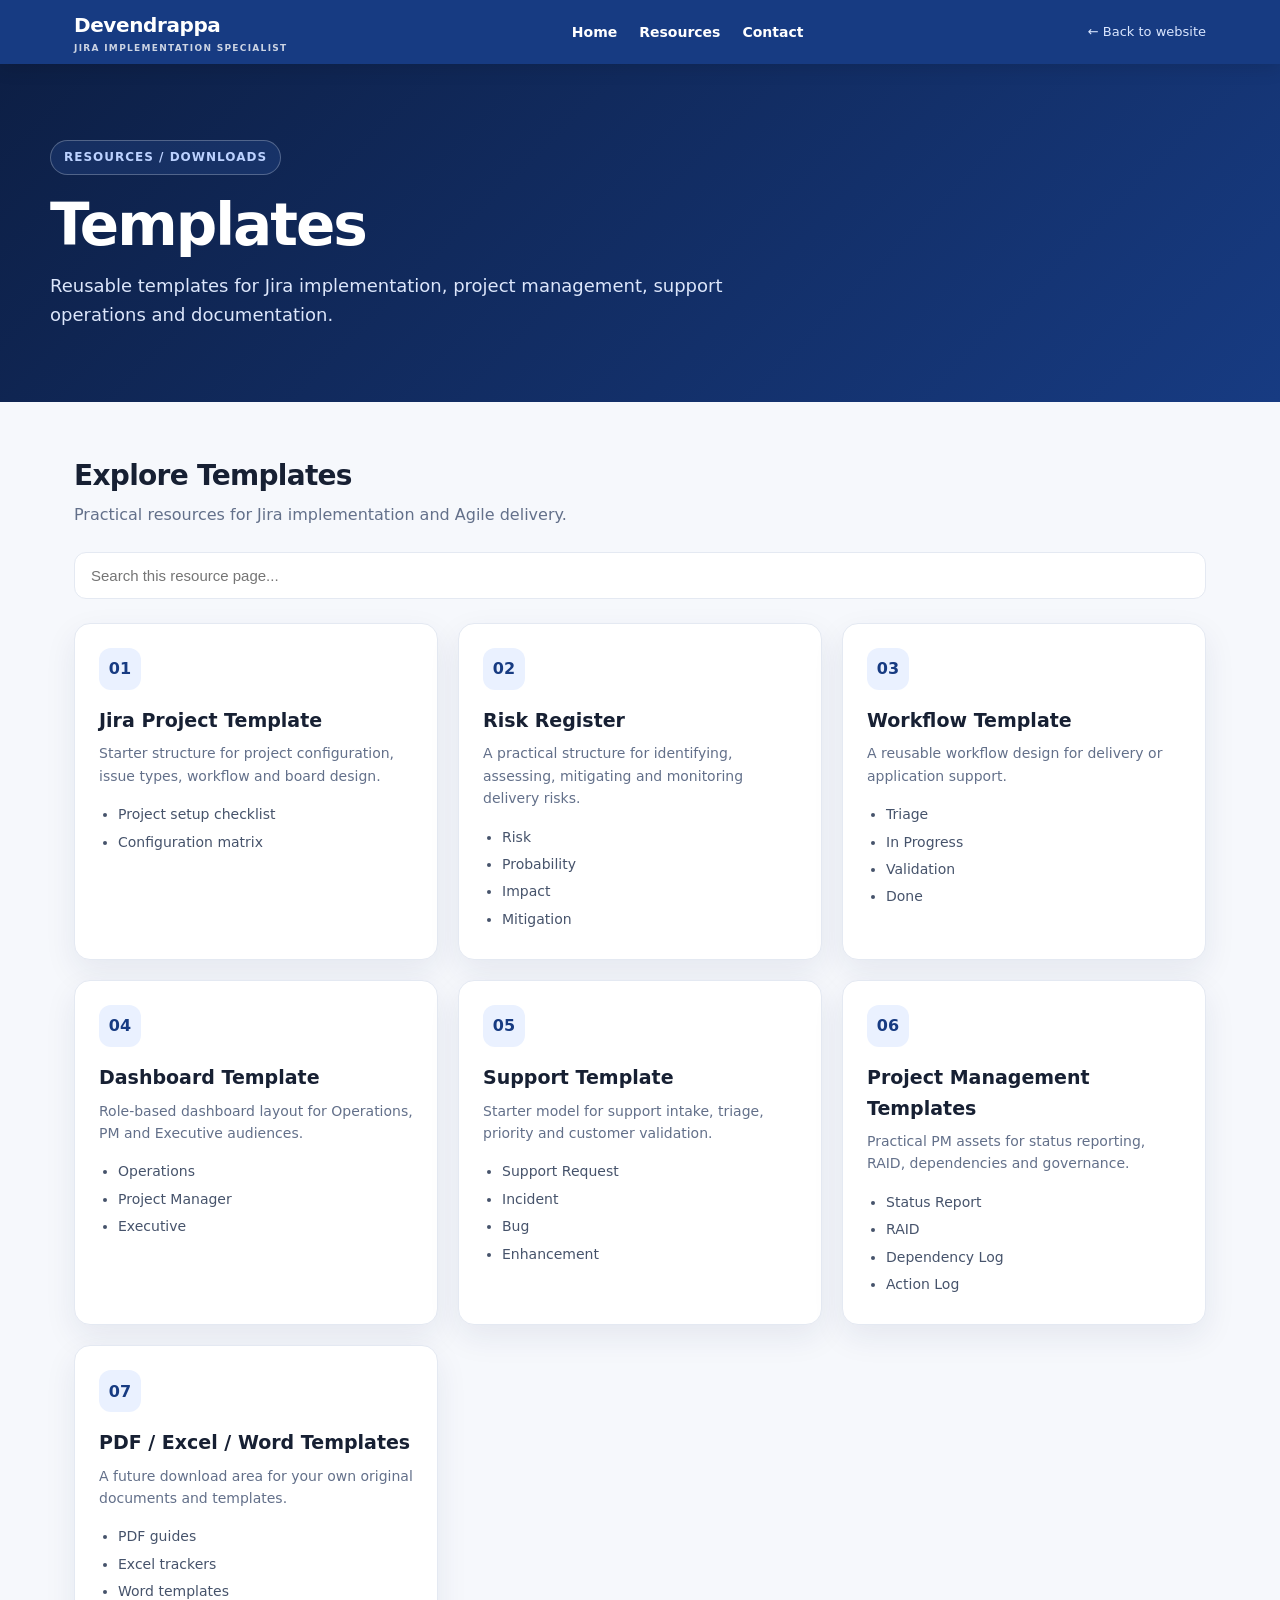
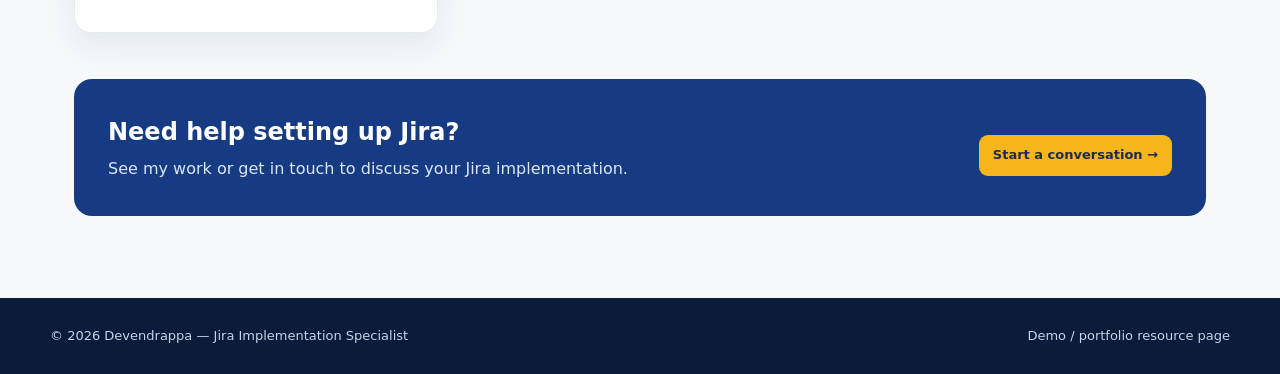
<file: resources/templates.html>
<!doctype html>
<html lang="en">
<head>
<meta charset="utf-8">
<meta name="viewport" content="width=device-width,initial-scale=1">
<title>Templates | Devendrappa</title>
<meta name="description" content="Reusable templates for Jira implementation, project management, support operations and documentation.">
<link rel="stylesheet" href="assets/resources.css">
</head>
<body>

<header class="site-header">
  <nav class="nav">
    <a class="brand" href="../index.html">Devendrappa<small>JIRA IMPLEMENTATION SPECIALIST</small></a>
    <div class="nav-links">
      <a href="../index.html">Home</a>
      <a href="../index.html#resources">Resources</a>
      <a href="../index.html#contact">Contact</a>
    </div>
    <a class="back" href="../index.html">← Back to website</a>
  </nav>
</header>

<section class="hero"><div class="hero-inner">
<span class="kicker">Resources / Downloads</span>
<h1>Templates</h1>
<p>Reusable templates for Jira implementation, project management, support operations and documentation.</p>
</div></section>
<main class="container">
<div class="section-head"><div><h2>Explore Templates</h2><p>Practical resources for Jira implementation and Agile delivery.</p></div></div>
<input class="search" data-search placeholder="Search this resource page..."><div class="grid"><article class="card" data-searchable><div class="icon">01</div><h3>Jira Project Template</h3><p>Starter structure for project configuration, issue types, workflow and board design.</p><ul><li>Project setup checklist</li><li>Configuration matrix</li></ul></article><article class="card" data-searchable><div class="icon">02</div><h3>Risk Register</h3><p>A practical structure for identifying, assessing, mitigating and monitoring delivery risks.</p><ul><li>Risk</li><li>Probability</li><li>Impact</li><li>Mitigation</li></ul></article><article class="card" data-searchable><div class="icon">03</div><h3>Workflow Template</h3><p>A reusable workflow design for delivery or application support.</p><ul><li>Triage</li><li>In Progress</li><li>Validation</li><li>Done</li></ul></article><article class="card" data-searchable><div class="icon">04</div><h3>Dashboard Template</h3><p>Role-based dashboard layout for Operations, PM and Executive audiences.</p><ul><li>Operations</li><li>Project Manager</li><li>Executive</li></ul></article><article class="card" data-searchable><div class="icon">05</div><h3>Support Template</h3><p>Starter model for support intake, triage, priority and customer validation.</p><ul><li>Support Request</li><li>Incident</li><li>Bug</li><li>Enhancement</li></ul></article><article class="card" data-searchable><div class="icon">06</div><h3>Project Management Templates</h3><p>Practical PM assets for status reporting, RAID, dependencies and governance.</p><ul><li>Status Report</li><li>RAID</li><li>Dependency Log</li><li>Action Log</li></ul></article><article class="card" data-searchable><div class="icon">07</div><h3>PDF / Excel / Word Templates</h3><p>A future download area for your own original documents and templates.</p><ul><li>PDF guides</li><li>Excel trackers</li><li>Word templates</li></ul></article></div>
<div class="cta"><div><h2 style="margin:0">Need help setting up Jira?</h2><p>See my work or get in touch to discuss your Jira implementation.</p></div><a class="btn" href="../index.html#contact">Start a conversation →</a></div>
</main>

<footer><div class="footer-inner">
  <div>© 2026 Devendrappa — Jira Implementation Specialist</div>
  <div>Demo / portfolio resource page</div>
</div></footer>

<script src="assets/resources.js"></script>
<script data-jsd-embedded data-key="44a8ebc1-0012-465c-b2c7-edc29447e795" data-base-url="https://jsd-widget.atlassian.com" src="https://jsd-widget.atlassian.com/assets/embed.js"></script>
</body></html>
</file>
<file: resources/assets/resources.css>
*{box-sizing:border-box}html{scroll-behavior:smooth}body{margin:0;font-family:Inter,ui-sans-serif,system-ui,-apple-system,BlinkMacSystemFont,"Segoe UI",sans-serif;color:#172033;background:#f6f8fc;line-height:1.6}a{color:inherit;text-decoration:none}.site-header{position:sticky;top:0;z-index:20;background:#173b82;box-shadow:0 4px 18px rgba(0,0,0,.12)}.nav{max-width:1180px;margin:auto;padding:0 24px;min-height:64px;display:flex;align-items:center;justify-content:space-between;gap:24px}.brand{color:#fff;font-weight:800;font-size:20px;letter-spacing:-.4px}.brand small{display:block;font-size:9px;letter-spacing:1.3px;font-weight:700;opacity:.78}.nav-links{display:flex;align-items:center;gap:22px;color:#fff;font-size:14px;font-weight:650}.nav-links a:hover{color:#dce8ff}.back{color:#dbe7ff;font-size:13px}.hero{background:linear-gradient(135deg,#0d1f45,#173b82);color:#fff;padding:76px 24px 72px}.hero-inner{max-width:1180px;margin:auto}.kicker{display:inline-block;padding:7px 13px;border:1px solid rgba(255,255,255,.25);border-radius:999px;color:#bcd2ff;background:rgba(79,141,247,.13);font-size:12px;font-weight:800;letter-spacing:1px;text-transform:uppercase}h1{font-size:clamp(36px,5vw,58px);line-height:1.05;letter-spacing:-2px;margin:20px 0 16px}.hero p{max-width:760px;color:#dce6fb;font-size:18px;margin:0}.container{max-width:1180px;margin:auto;padding:52px 24px}.section-head{display:flex;justify-content:space-between;align-items:end;gap:20px;margin-bottom:24px}.section-head h2{margin:0;font-size:28px;letter-spacing:-.7px}.section-head p{margin:4px 0 0;color:#63708a}.grid{display:grid;grid-template-columns:repeat(3,minmax(0,1fr));gap:20px}.card{background:#fff;border:1px solid #e4e9f2;border-radius:16px;padding:24px;box-shadow:0 12px 32px rgba(20,43,90,.08);transition:.2s transform,.2s box-shadow}.card:hover{transform:translateY(-3px);box-shadow:0 16px 38px rgba(20,43,90,.12)}.icon{width:42px;height:42px;border-radius:12px;background:#eaf1ff;color:#173b82;display:grid;place-items:center;font-weight:900;margin-bottom:15px}.card h3{margin:0 0 7px;font-size:19px}.card p{margin:0 0 16px;color:#63708a;font-size:14px}.card ul{margin:0;padding-left:19px;color:#46536b;font-size:14px}.card li{margin:5px 0}.btn{display:inline-flex;align-items:center;gap:8px;background:#173b82;color:#fff;padding:10px 14px;border-radius:9px;font-size:13px;font-weight:750;margin-top:16px}.search{width:100%;border:1px solid #e4e9f2;border-radius:12px;padding:14px 16px;font-size:15px;outline:none;background:#fff;margin-bottom:24px}.search:focus{border-color:#4f8df7;box-shadow:0 0 0 3px rgba(79,141,247,.12)}.notice{background:#eef5ff;border-left:4px solid #4f8df7;padding:16px 18px;border-radius:8px;color:#34425d;margin:24px 0}.resource-list{display:grid;gap:12px}.resource{background:#fff;border:1px solid #e4e9f2;border-radius:12px;padding:17px 19px;display:flex;justify-content:space-between;align-items:center;gap:18px}.resource strong{display:block}.resource span{color:#63708a;font-size:13px}.resource a{color:#173b82;font-weight:750;font-size:13px;white-space:nowrap}.cta{margin-top:46px;padding:34px;border-radius:18px;background:#173b82;color:#fff;display:flex;justify-content:space-between;align-items:center;gap:20px}.cta p{color:#dbe6fb;margin:5px 0 0}.cta .btn{background:#f5b51b;color:#1c2b4a}footer{background:#0c1b3a;color:#c7d2e9;padding:28px 24px;margin-top:30px}.footer-inner{max-width:1180px;margin:auto;display:flex;justify-content:space-between;gap:20px;font-size:13px}@media(max-width:900px){.grid{grid-template-columns:repeat(2,1fr)}.nav-links{display:none}}@media(max-width:600px){.grid{grid-template-columns:1fr}.hero{padding:56px 20px}.container{padding:40px 20px}.resource{align-items:flex-start;flex-direction:column}.cta{flex-direction:column;align-items:flex-start}.footer-inner{flex-direction:column}}
</file>
